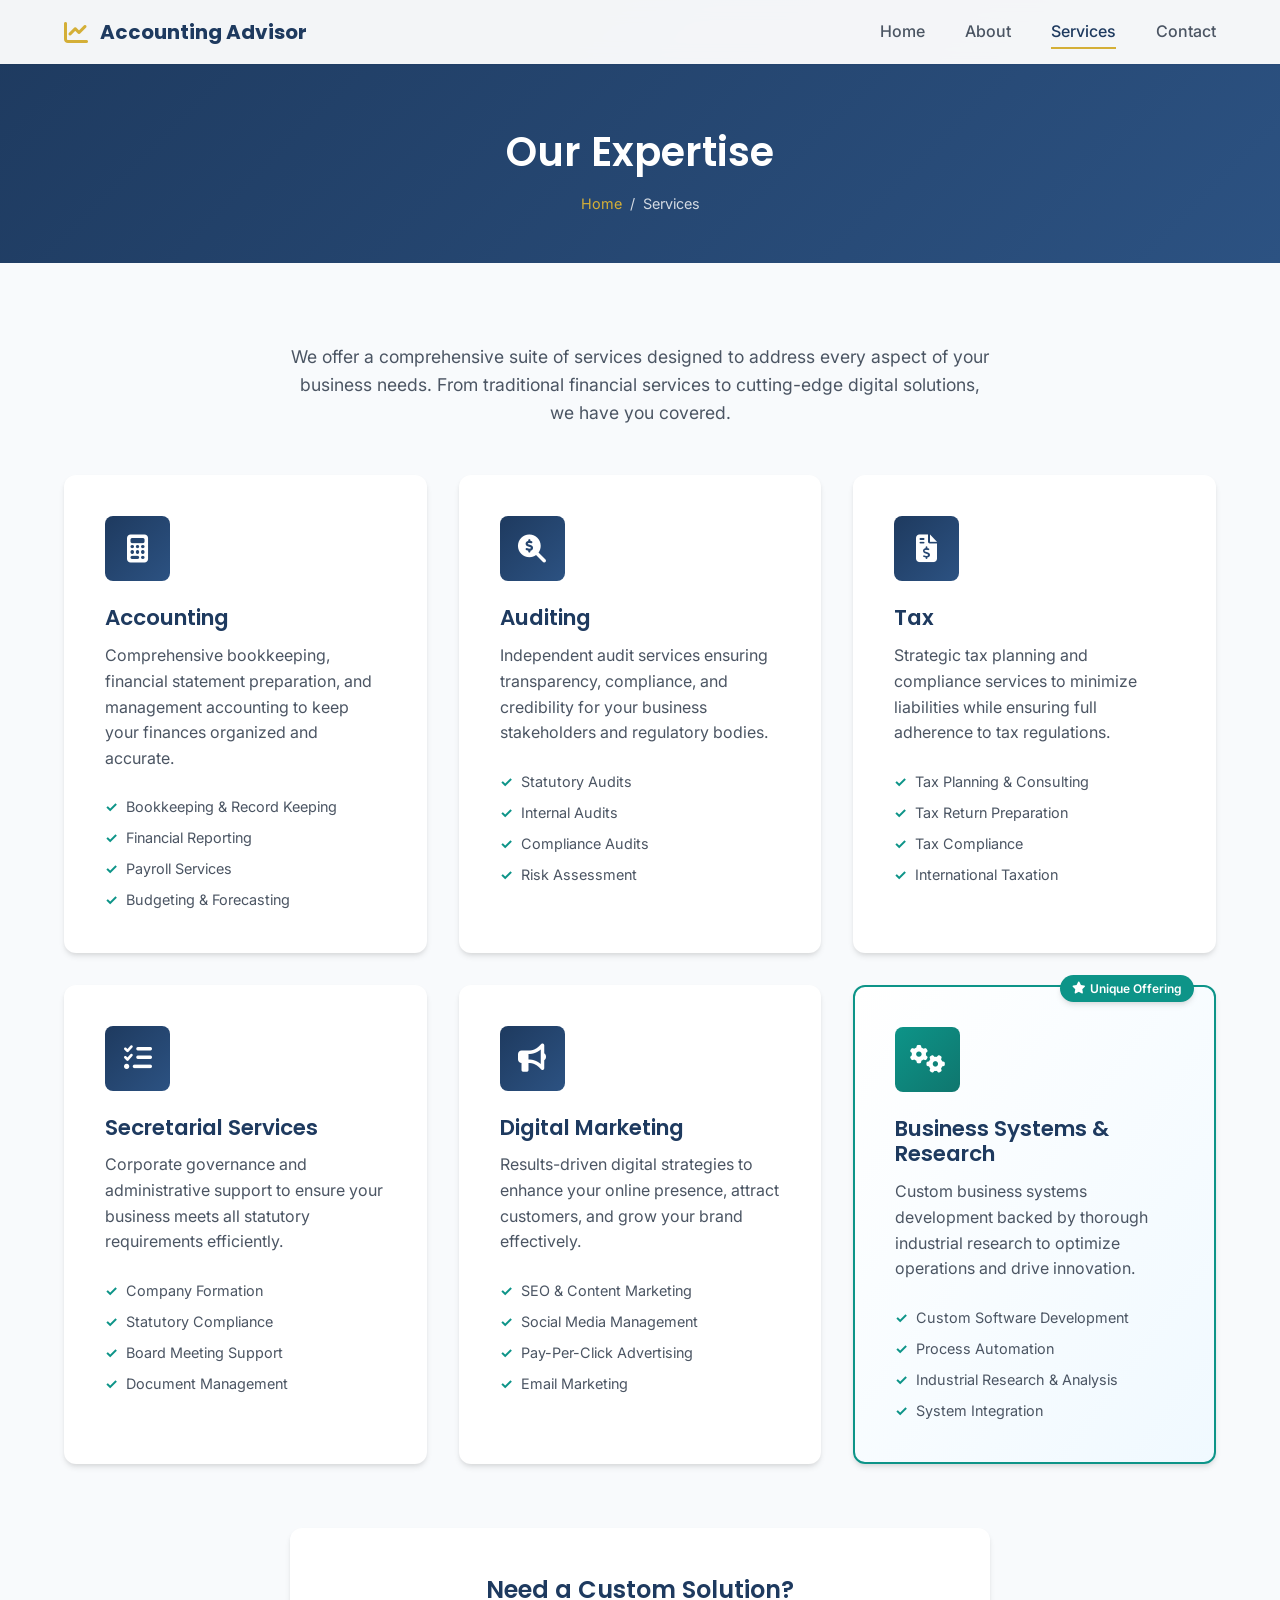
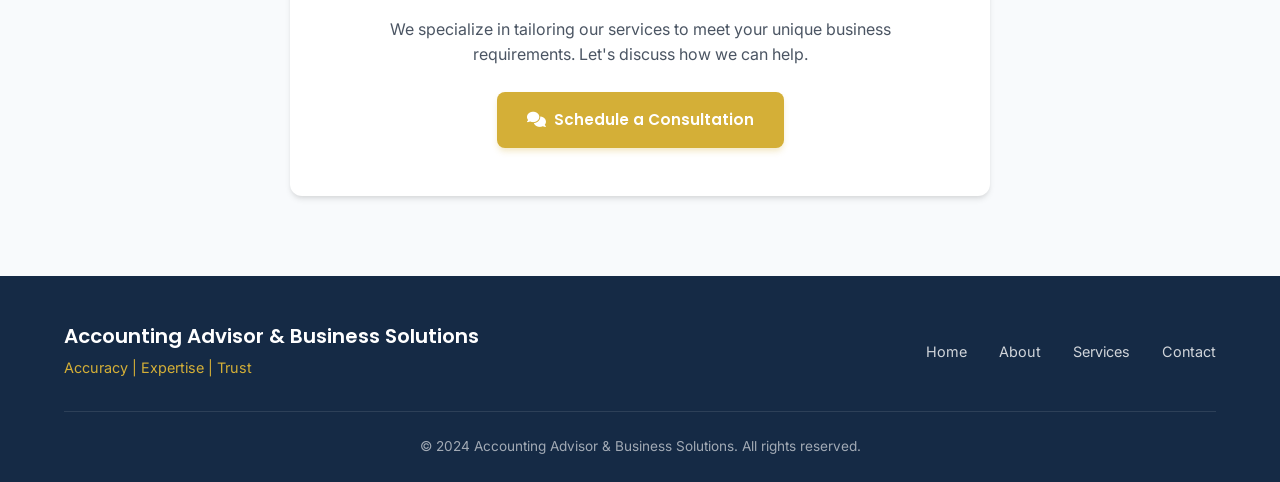
<file: service.html>
<!-- services.html - Services Page -->
<!DOCTYPE html>
<html lang="en">
<head>
    <meta charset="UTF-8">
    <meta name="viewport" content="width=device-width, initial-scale=1.0">
    <title>Our Services | Accounting Advisor & Business Solutions</title>
    <meta name="description" content="Explore our comprehensive range of services: Accounting, Auditing, Tax, Secretarial, Digital Marketing, and Business Systems Development.">
    
    <link rel="preconnect" href="https://fonts.googleapis.com">
    <link rel="preconnect" href="https://fonts.gstatic.com" crossorigin>
    <link href="https://fonts.googleapis.com/css2?family=Inter:wght@300;400;500;600;700&family=Poppins:wght@400;500;600;700&display=swap" rel="stylesheet">
    <link rel="stylesheet" href="https://cdnjs.cloudflare.com/ajax/libs/font-awesome/6.4.0/css/all.min.css">
    <link rel="stylesheet" href="style.css">
</head>
<body>
    <!-- Navigation -->
    <nav class="navbar">
        <div class="nav-container">
            <a href="index.html" class="nav-logo">
                <i class="fas fa-chart-line"></i>
                <span>Accounting Advisor</span>
            </a>
            <button class="nav-toggle" id="navToggle" aria-label="Toggle navigation">
                <span class="hamburger"></span>
            </button>
            <ul class="nav-menu" id="navMenu">
                <li><a href="index.html" class="nav-link">Home</a></li>
                <li><a href="about.html" class="nav-link">About</a></li>
                <li><a href="services.html" class="nav-link active">Services</a></li>
                <li><a href="contact.html" class="nav-link">Contact</a></li>
            </ul>
        </div>
    </nav>

    <!-- Page Header -->
    <section class="page-header">
        <div class="container">
            <h1>Our Expertise</h1>
            <nav class="breadcrumb">
                <a href="index.html">Home</a> / <span>Services</span>
            </nav>
        </div>
    </section>

    <!-- Services Grid -->
    <section class="services-section">
        <div class="container">
            <div class="section-intro">
                <p>We offer a comprehensive suite of services designed to address every aspect of your business needs. From traditional financial services to cutting-edge digital solutions, we have you covered.</p>
            </div>

            <div class="services-grid">
                <!-- Service 1: Accounting -->
                <div class="service-card">
                    <div class="service-icon">
                        <i class="fas fa-calculator"></i>
                    </div>
                    <h3>Accounting</h3>
                    <p>Comprehensive bookkeeping, financial statement preparation, and management accounting to keep your finances organized and accurate.</p>
                    <ul class="service-features">
                        <li>Bookkeeping & Record Keeping</li>
                        <li>Financial Reporting</li>
                        <li>Payroll Services</li>
                        <li>Budgeting & Forecasting</li>
                    </ul>
                </div>

                <!-- Service 2: Auditing -->
                <div class="service-card">
                    <div class="service-icon">
                        <i class="fas fa-search-dollar"></i>
                    </div>
                    <h3>Auditing</h3>
                    <p>Independent audit services ensuring transparency, compliance, and credibility for your business stakeholders and regulatory bodies.</p>
                    <ul class="service-features">
                        <li>Statutory Audits</li>
                        <li>Internal Audits</li>
                        <li>Compliance Audits</li>
                        <li>Risk Assessment</li>
                    </ul>
                </div>

                <!-- Service 3: Tax -->
                <div class="service-card">
                    <div class="service-icon">
                        <i class="fas fa-file-invoice-dollar"></i>
                    </div>
                    <h3>Tax</h3>
                    <p>Strategic tax planning and compliance services to minimize liabilities while ensuring full adherence to tax regulations.</p>
                    <ul class="service-features">
                        <li>Tax Planning & Consulting</li>
                        <li>Tax Return Preparation</li>
                        <li>Tax Compliance</li>
                        <li>International Taxation</li>
                    </ul>
                </div>

                <!-- Service 4: Secretarial Services -->
                <div class="service-card">
                    <div class="service-icon">
                        <i class="fas fa-tasks"></i>
                    </div>
                    <h3>Secretarial Services</h3>
                    <p>Corporate governance and administrative support to ensure your business meets all statutory requirements efficiently.</p>
                    <ul class="service-features">
                        <li>Company Formation</li>
                        <li>Statutory Compliance</li>
                        <li>Board Meeting Support</li>
                        <li>Document Management</li>
                    </ul>
                </div>

                <!-- Service 5: Digital Marketing -->
                <div class="service-card">
                    <div class="service-icon">
                        <i class="fas fa-bullhorn"></i>
                    </div>
                    <h3>Digital Marketing</h3>
                    <p>Results-driven digital strategies to enhance your online presence, attract customers, and grow your brand effectively.</p>
                    <ul class="service-features">
                        <li>SEO & Content Marketing</li>
                        <li>Social Media Management</li>
                        <li>Pay-Per-Click Advertising</li>
                        <li>Email Marketing</li>
                    </ul>
                </div>

                <!-- Service 6: Business Systems & Research (Featured) -->
                <div class="service-card featured-service">
                    <div class="featured-badge">
                        <i class="fas fa-star"></i> Unique Offering
                    </div>
                    <div class="service-icon">
                        <i class="fas fa-cogs"></i>
                    </div>
                    <h3>Business Systems & Research</h3>
                    <p>Custom business systems development backed by thorough industrial research to optimize operations and drive innovation.</p>
                    <ul class="service-features">
                        <li>Custom Software Development</li>
                        <li>Process Automation</li>
                        <li>Industrial Research & Analysis</li>
                        <li>System Integration</li>
                    </ul>
                </div>
            </div>

            <!-- CTA Section -->
            <div class="services-cta">
                <h2>Need a Custom Solution?</h2>
                <p>We specialize in tailoring our services to meet your unique business requirements. Let's discuss how we can help.</p>
                <a href="contact.html" class="btn btn-primary">
                    <i class="fas fa-comments"></i> Schedule a Consultation
                </a>
            </div>
        </div>
    </section>

    <!-- Footer -->
    <footer class="footer">
        <div class="container">
            <div class="footer-content">
                <div class="footer-brand">
                    <h3>Accounting Advisor & Business Solutions</h3>
                    <p>Accuracy | Expertise | Trust</p>
                </div>
                <div class="footer-links">
                    <a href="index.html">Home</a>
                    <a href="about.html">About</a>
                    <a href="services.html">Services</a>
                    <a href="contact.html">Contact</a>
                </div>
            </div>
            <div class="footer-bottom">
                <p>&copy; 2024 Accounting Advisor & Business Solutions. All rights reserved.</p>
            </div>
        </div>
    </footer>

    <script src="script.js"></script>
</body>
</html>
</file>
<file: style.css>
/* style.css - Main Stylesheet for Accounting Advisor & Business Solutions */

/* ==========================================
   CSS VARIABLES & RESET
   ========================================== */
:root {
    /* Primary Colors - Navy Blue Theme */
    --primary-color: #1e3a5f;
    --primary-dark: #152a45;
    --primary-light: #2c5282;
    
    /* Accent Colors - Gold/Teal */
    --accent-color: #d4af37;
    --accent-teal: #0d9488;
    --accent-light: #f0f9ff;
    
    /* Neutral Colors */
    --text-dark: #1f2937;
    --text-medium: #4b5563;
    --text-light: #6b7280;
    --bg-light: #f8fafc;
    --bg-white: #ffffff;
    --border-color: #e5e7eb;
    
    /* Gradients */
    --gradient-primary: linear-gradient(135deg, var(--primary-color) 0%, var(--primary-light) 100%);
    --gradient-hero: linear-gradient(135deg, #1e3a5f 0%, #0f172a 100%);
    
    /* Typography */
    --font-heading: 'Poppins', sans-serif;
    --font-body: 'Inter', sans-serif;
    
    /* Spacing */
    --section-padding: 5rem 0;
    --container-padding: 0 1.5rem;
    
    /* Shadows */
    --shadow-sm: 0 1px 2px 0 rgba(0, 0, 0, 0.05);
    --shadow-md: 0 4px 6px -1px rgba(0, 0, 0, 0.1), 0 2px 4px -1px rgba(0, 0, 0, 0.06);
    --shadow-lg: 0 10px 15px -3px rgba(0, 0, 0, 0.1), 0 4px 6px -2px rgba(0, 0, 0, 0.05);
    --shadow-xl: 0 20px 25px -5px rgba(0, 0, 0, 0.1), 0 10px 10px -5px rgba(0, 0, 0, 0.04);
    
    /* Transitions */
    --transition-fast: 0.15s ease;
    --transition-base: 0.3s ease;
    --transition-slow: 0.5s ease;
    
    /* Border Radius */
    --radius-sm: 0.375rem;
    --radius-md: 0.5rem;
    --radius-lg: 0.75rem;
    --radius-xl: 1rem;
}

/* Reset & Base Styles */
*, *::before, *::after {
    box-sizing: border-box;
    margin: 0;
    padding: 0;
}

html {
    scroll-behavior: smooth;
    font-size: 16px;
}

body {
    font-family: var(--font-body);
    line-height: 1.6;
    color: var(--text-dark);
    background-color: var(--bg-white);
    overflow-x: hidden;
}

h1, h2, h3, h4, h5, h6 {
    font-family: var(--font-heading);
    font-weight: 600;
    line-height: 1.2;
    color: var(--text-dark);
}

a {
    text-decoration: none;
    color: inherit;
    transition: color var(--transition-fast);
}

ul {
    list-style: none;
}

img {
    max-width: 100%;
    height: auto;
    display: block;
}

.container {
    max-width: 1200px;
    margin: 0 auto;
    padding: var(--container-padding);
}

/* ==========================================
   NAVIGATION
   ========================================== */
.navbar {
    position: fixed;
    top: 0;
    left: 0;
    width: 100%;
    background: rgba(255, 255, 255, 0.95);
    backdrop-filter: blur(10px);
    box-shadow: var(--shadow-sm);
    z-index: 1000;
    transition: all var(--transition-base);
}

.nav-container {
    max-width: 1200px;
    margin: 0 auto;
    padding: 1rem 1.5rem;
    display: flex;
    justify-content: space-between;
    align-items: center;
}

.nav-logo {
    display: flex;
    align-items: center;
    gap: 0.75rem;
    font-family: var(--font-heading);
    font-size: 1.25rem;
    font-weight: 700;
    color: var(--primary-color);
}

.nav-logo i {
    font-size: 1.5rem;
    color: var(--accent-color);
}

.nav-menu {
    display: flex;
    gap: 2.5rem;
    align-items: center;
}

.nav-link {
    font-weight: 500;
    color: var(--text-medium);
    position: relative;
    padding: 0.5rem 0;
    transition: color var(--transition-fast);
}

.nav-link::after {
    content: '';
    position: absolute;
    bottom: 0;
    left: 0;
    width: 0;
    height: 2px;
    background: var(--accent-color);
    transition: width var(--transition-base);
}

.nav-link:hover,
.nav-link.active {
    color: var(--primary-color);
}

.nav-link:hover::after,
.nav-link.active::after {
    width: 100%;
}

/* Mobile Navigation Toggle */
.nav-toggle {
    display: none;
    background: none;
    border: none;
    cursor: pointer;
    padding: 0.5rem;
    z-index: 1001;
}

.hamburger {
    display: block;
    width: 25px;
    height: 3px;
    background: var(--primary-color);
    position: relative;
    transition: all var(--transition-fast);
}

.hamburger::before,
.hamburger::after {
    content: '';
    position: absolute;
    width: 25px;
    height: 3px;
    background: var(--primary-color);
    transition: all var(--transition-fast);
}

.hamburger::before {
    top: -8px;
}

.hamburger::after {
    top: 8px;
}

/* Active Hamburger Animation */
.nav-toggle.active .hamburger {
    background: transparent;
}

.nav-toggle.active .hamburger::before {
    top: 0;
    transform: rotate(45deg);
}

.nav-toggle.active .hamburger::after {
    top: 0;
    transform: rotate(-45deg);
}

/* ==========================================
   HERO SECTION
   ========================================== */
.hero {
    position: relative;
    min-height: 100vh;
    display: flex;
    align-items: center;
    background: var(--gradient-hero);
    padding-top: 80px;
    overflow: hidden;
}

.hero-background {
    position: absolute;
    top: 0;
    left: 0;
    width: 100%;
    height: 100%;
    opacity: 0.1;
}

.hero-pattern {
    width: 100%;
    height: 100%;
    background-image: 
        radial-gradient(circle at 20% 50%, rgba(212, 175, 55, 0.1) 0%, transparent 50%),
        radial-gradient(circle at 80% 80%, rgba(13, 148, 136, 0.1) 0%, transparent 50%),
        radial-gradient(circle at 40% 20%, rgba(255, 255, 255, 0.05) 0%, transparent 50%);
    background-size: 100% 100%;
}

.hero-content {
    position: relative;
    z-index: 1;
    text-align: center;
    color: white;
    max-width: 900px;
    margin: 0 auto;
    padding: 2rem 0;
}

/* Profile Style Header */
.hero-profile {
    display: flex;
    flex-direction: column;
    align-items: center;
    gap: 1.5rem;
    margin-bottom: 2rem;
}

.profile-image {
    width: 120px;
    height: 120px;
    background: linear-gradient(135deg, var(--accent-color) 0%, #b8941f 100%);
    border-radius: 50%;
    display: flex;
    align-items: center;
    justify-content: center;
    box-shadow: 0 0 0 4px rgba(255, 255, 255, 0.2), var(--shadow-xl);
    font-size: 3rem;
    color: white;
}

.profile-info {
    text-align: center;
}

.business-name {
    font-size: 2rem;
    font-weight: 700;
    margin-bottom: 0.5rem;
    color: white;
    text-shadow: 0 2px 4px rgba(0, 0, 0, 0.2);
}

.profile-stats {
    display: flex;
    align-items: center;
    justify-content: center;
    gap: 1rem;
    font-size: 0.95rem;
    color: rgba(255, 255, 255, 0.9);
    margin-bottom: 0.75rem;
}

.stat-item strong {
    color: var(--accent-color);
    font-weight: 600;
}

.stat-dot {
    color: rgba(255, 255, 255, 0.5);
}

.profile-badge {
    display: inline-flex;
    align-items: center;
    gap: 0.5rem;
    background: rgba(255, 255, 255, 0.15);
    padding: 0.25rem 0.75rem;
    border-radius: 20px;
    font-size: 0.85rem;
    color: rgba(255, 255, 255, 0.95);
    backdrop-filter: blur(10px);
}

.profile-badge i {
    color: var(--accent-teal);
}

.hero-headline {
    font-size: 1.75rem;
    font-weight: 600;
    margin-bottom: 1rem;
    color: white;
    line-height: 1.3;
}

.hero-subheadline {
    font-size: 1.1rem;
    color: rgba(255, 255, 255, 0.85);
    margin-bottom: 2rem;
    max-width: 700px;
    margin-left: auto;
    margin-right: auto;
    line-height: 1.6;
}

.core-values {
    display: flex;
    align-items: center;
    justify-content: center;
    gap: 1rem;
    margin-bottom: 2.5rem;
    flex-wrap: wrap;
}

.value-tag {
    font-family: var(--font-heading);
    font-size: 1.1rem;
    font-weight: 600;
    color: var(--accent-color);
    letter-spacing: 0.05em;
}

.value-divider {
    color: rgba(255, 255, 255, 0.4);
    font-weight: 300;
}

.hero-cta {
    display: flex;
    gap: 1rem;
    justify-content: center;
    flex-wrap: wrap;
}

/* ==========================================
   BUTTONS
   ========================================== */
.btn {
    display: inline-flex;
    align-items: center;
    gap: 0.5rem;
    padding: 0.875rem 1.75rem;
    font-family: var(--font-heading);
    font-weight: 600;
    font-size: 0.95rem;
    border-radius: var(--radius-md);
    transition: all var(--transition-base);
    cursor: pointer;
    border: 2px solid transparent;
}

.btn-primary {
    background: var(--accent-color);
    color: white;
    box-shadow: 0 4px 6px -1px rgba(212, 175, 55, 0.3);
}

.btn-primary:hover {
    background: #b8941f;
    transform: translateY(-2px);
    box-shadow: 0 10px 15px -3px rgba(212, 175, 55, 0.4);
}

.btn-secondary {
    background: transparent;
    color: white;
    border-color: rgba(255, 255, 255, 0.5);
}

.btn-secondary:hover {
    background: rgba(255, 255, 255, 0.1);
    border-color: white;
    transform: translateY(-2px);
}

.btn-full {
    width: 100%;
    justify-content: center;
}

/* ==========================================
   EXPERTISE SECTION (HOME)
   ========================================== */
.expertise-section {
    padding: var(--section-padding);
    background: var(--bg-light);
}

.section-header {
    text-align: center;
    margin-bottom: 3rem;
}

.section-title {
    font-size: 2.25rem;
    color: var(--primary-color);
    margin-bottom: 0.75rem;
}

.section-subtitle {
    color: var(--text-medium);
    font-size: 1.1rem;
}

.expertise-grid {
    display: grid;
    grid-template-columns: repeat(auto-fit, minmax(300px, 1fr));
    gap: 2rem;
    max-width: 1000px;
    margin: 0 auto;
}

.expertise-card {
    background: white;
    padding: 2.5rem;
    border-radius: var(--radius-lg);
    box-shadow: var(--shadow-md);
    transition: all var(--transition-base);
    position: relative;
    overflow: hidden;
}

.expertise-card::before {
    content: '';
    position: absolute;
    top: 0;
    left: 0;
    width: 100%;
    height: 4px;
    background: var(--gradient-primary);
    transform: scaleX(0);
    transition: transform var(--transition-base);
}

.expertise-card:hover {
    transform: translateY(-5px);
    box-shadow: var(--shadow-xl);
}

.expertise-card:hover::before {
    transform: scaleX(1);
}

.expertise-card.featured {
    border: 2px solid var(--accent-teal);
    background: linear-gradient(to bottom, white 0%, var(--accent-light) 100%);
}

.expertise-card.featured::before {
    background: var(--accent-teal);
    transform: scaleX(1);
}

.card-icon {
    width: 60px;
    height: 60px;
    background: var(--gradient-primary);
    border-radius: var(--radius-md);
    display: flex;
    align-items: center;
    justify-content: center;
    margin-bottom: 1.5rem;
    font-size: 1.5rem;
    color: white;
}

.expertise-card.featured .card-icon {
    background: linear-gradient(135deg, var(--accent-teal) 0%, #0f766e 100%);
}

.card-title {
    font-size: 1.25rem;
    margin-bottom: 0.75rem;
    color: var(--primary-color);
}

.card-description {
    color: var(--text-medium);
    margin-bottom: 1.5rem;
    line-height: 1.6;
}

.card-link {
    display: inline-flex;
    align-items: center;
    gap: 0.5rem;
    color: var(--primary-light);
    font-weight: 600;
    font-size: 0.9rem;
    transition: gap var(--transition-fast);
}

.card-link:hover {
    gap: 0.75rem;
    color: var(--primary-color);
}

/* ==========================================
   TRUST SECTION
   ========================================== */
.trust-section {
    padding: 3rem 0;
    background: white;
    border-top: 1px solid var(--border-color);
    border-bottom: 1px solid var(--border-color);
}

.trust-grid {
    display: grid;
    grid-template-columns: repeat(auto-fit, minmax(200px, 1fr));
    gap: 2rem;
    text-align: center;
}

.trust-item {
    padding: 1rem;
}

.trust-item i {
    font-size: 2rem;
    color: var(--accent-color);
    margin-bottom: 0.75rem;
}

.trust-item h4 {
    font-size: 1.1rem;
    margin-bottom: 0.25rem;
    color: var(--primary-color);
}

.trust-item p {
    color: var(--text-light);
    font-size: 0.9rem;
}

/* ==========================================
   PAGE HEADER
   ========================================== */
.page-header {
    background: var(--gradient-primary);
    color: white;
    padding: 8rem 0 3rem;
    text-align: center;
}

.page-header h1 {
    font-size: 2.5rem;
    color: white;
    margin-bottom: 1rem;
}

.breadcrumb {
    display: flex;
    align-items: center;
    justify-content: center;
    gap: 0.5rem;
    font-size: 0.9rem;
    color: rgba(255, 255, 255, 0.8);
}

.breadcrumb a {
    color: var(--accent-color);
}

.breadcrumb a:hover {
    text-decoration: underline;
}

/* ==========================================
   ABOUT PAGE STYLES
   ========================================== */
.about-section {
    padding: var(--section-padding);
}

.about-grid {
    display: grid;
    grid-template-columns: 1fr 1fr;
    gap: 4rem;
    align-items: center;
    margin-bottom: 4rem;
}

.about-image {
    position: relative;
}

.image-placeholder {
    background: linear-gradient(135deg, var(--bg-light) 0%, #e2e8f0 100%);
    border-radius: var(--radius-lg);
    height: 400px;
    display: flex;
    flex-direction: column;
    align-items: center;
    justify-content: center;
    color: var(--text-light);
    border: 2px dashed var(--border-color);
}

.image-placeholder i {
    font-size: 4rem;
    margin-bottom: 1rem;
    color: var(--primary-light);
}

.about-content h2 {
    font-size: 2rem;
    color: var(--primary-color);
    margin-bottom: 1.5rem;
}

.lead-text {
    font-size: 1.2rem;
    color: var(--text-medium);
    margin-bottom: 1.5rem;
    line-height: 1.6;
}

.about-content p {
    margin-bottom: 1rem;
    color: var(--text-medium);
    line-height: 1.7;
}

.values-box {
    background: var(--bg-light);
    padding: 2rem;
    border-radius: var(--radius-lg);
    margin-top: 2rem;
    border-left: 4px solid var(--accent-color);
}

.values-box h3 {
    margin-bottom: 1.5rem;
    color: var(--primary-color);
}

.values-list {
    display: flex;
    flex-direction: column;
    gap: 1.25rem;
}

.value-item {
    display: flex;
    gap: 1rem;
    align-items: flex-start;
}

.value-item i {
    font-size: 1.25rem;
    color: var(--accent-teal);
    margin-top: 0.25rem;
}

.value-item h4 {
    font-size: 1.1rem;
    margin-bottom: 0.25rem;
    color: var(--text-dark);
}

.value-item p {
    font-size: 0.9rem;
    margin: 0;
}

/* Stats Section */
.stats-section {
    display: grid;
    grid-template-columns: repeat(auto-fit, minmax(200px, 1fr));
    gap: 2rem;
    margin-bottom: 4rem;
}

.stat-card {
    background: white;
    padding: 2rem;
    text-align: center;
    border-radius: var(--radius-lg);
    box-shadow: var(--shadow-md);
    transition: transform var(--transition-base);
}

.stat-card:hover {
    transform: translateY(-5px);
}

.stat-card i {
    font-size: 2.5rem;
    color: var(--accent-color);
    margin-bottom: 1rem;
}

.stat-card h3 {
    font-size: 2.5rem;
    color: var(--primary-color);
    margin-bottom: 0.5rem;
}

.stat-card p {
    color: var(--text-medium);
    font-weight: 500;
}

/* Mission & Vision */
.mission-vision {
    display: grid;
    grid-template-columns: repeat(auto-fit, minmax(300px, 1fr));
    gap: 2rem;
}

.mv-card {
    background: white;
    padding: 2.5rem;
    border-radius: var(--radius-lg);
    box-shadow: var(--shadow-md);
    text-align: center;
    border-top: 4px solid var(--primary-color);
}

.mv-icon {
    width: 70px;
    height: 70px;
    background: var(--bg-light);
    border-radius: 50%;
    display: flex;
    align-items: center;
    justify-content: center;
    margin: 0 auto 1.5rem;
    font-size: 1.75rem;
    color: var(--primary-color);
}

.mv-card h3 {
    margin-bottom: 1rem;
    color: var(--primary-color);
}

.mv-card p {
    color: var(--text-medium);
    line-height: 1.6;
}

/* ==========================================
   SERVICES PAGE STYLES
   ========================================== */
.services-section {
    padding: var(--section-padding);
    background: var(--bg-light);
}

.section-intro {
    text-align: center;
    max-width: 700px;
    margin: 0 auto 3rem;
    color: var(--text-medium);
    font-size: 1.1rem;
}

.services-grid {
    display: grid;
    grid-template-columns: repeat(auto-fit, minmax(350px, 1fr));
    gap: 2rem;
    margin-bottom: 4rem;
}

.service-card {
    background: white;
    padding: 2.5rem;
    border-radius: var(--radius-lg);
    box-shadow: var(--shadow-md);
    transition: all var(--transition-base);
    position: relative;
    border: 1px solid transparent;
}

.service-card:hover {
    transform: translateY(-5px);
    box-shadow: var(--shadow-xl);
    border-color: var(--border-color);
}

.featured-service {
    border: 2px solid var(--accent-teal);
    background: linear-gradient(to bottom right, white 0%, var(--accent-light) 100%);
}

.featured-badge {
    position: absolute;
    top: -12px;
    right: 20px;
    background: var(--accent-teal);
    color: white;
    padding: 0.25rem 0.75rem;
    border-radius: 20px;
    font-size: 0.75rem;
    font-weight: 600;
    display: flex;
    align-items: center;
    gap: 0.25rem;
    box-shadow: var(--shadow-md);
}

.service-icon {
    width: 65px;
    height: 65px;
    background: var(--gradient-primary);
    border-radius: var(--radius-md);
    display: flex;
    align-items: center;
    justify-content: center;
    margin-bottom: 1.5rem;
    font-size: 1.75rem;
    color: white;
}

.featured-service .service-icon {
    background: linear-gradient(135deg, var(--accent-teal) 0%, #0f766e 100%);
}

.service-card h3 {
    font-size: 1.35rem;
    margin-bottom: 0.75rem;
    color: var(--primary-color);
}

.service-card > p {
    color: var(--text-medium);
    margin-bottom: 1.5rem;
    line-height: 1.6;
}

.service-features {
    display: flex;
    flex-direction: column;
    gap: 0.5rem;
}

.service-features li {
    display: flex;
    align-items: center;
    gap: 0.5rem;
    color: var(--text-medium);
    font-size: 0.9rem;
}

.service-features li::before {
    content: '✓';
    color: var(--accent-teal);
    font-weight: bold;
}

/* Services CTA */
.services-cta {
    background: white;
    padding: 3rem;
    border-radius: var(--radius-lg);
    text-align: center;
    box-shadow: var(--shadow-md);
    max-width: 700px;
    margin: 0 auto;
}

.services-cta h2 {
    color: var(--primary-color);
    margin-bottom: 0.75rem;
}

.services-cta p {
    color: var(--text-medium);
    margin-bottom: 1.5rem;
}

/* ==========================================
   CONTACT PAGE STYLES
   ========================================== */
.contact-section {
    padding: var(--section-padding);
    background: var(--bg-light);
}

.contact-grid {
    display: grid;
    grid-template-columns: 1.2fr 1fr;
    gap: 3rem;
    margin-bottom: 3rem;
}

.contact-form-wrapper {
    background: white;
    padding: 2.5rem;
    border-radius: var(--radius-lg);
    box-shadow: var(--shadow-md);
}

.contact-form-wrapper h2 {
    color: var(--primary-color);
    margin-bottom: 0.5rem;
}

.contact-form-wrapper > p {
    color: var(--text-medium);
    margin-bottom: 2rem;
}

.form-group {
    margin-bottom: 1.5rem;
}

.form-row {
    display: grid;
    grid-template-columns: 1fr 1fr;
    gap: 1rem;
}

label {
    display: flex;
    align-items: center;
    gap: 0.5rem;
    font-weight: 600;
    color: var(--text-dark);
    margin-bottom: 0.5rem;
    font-size: 0.9rem;
}

label i {
    color: var(--primary-light);
    font-size: 0.875rem;
}

input,
select,
textarea {
    width: 100%;
    padding: 0.75rem 1rem;
    border: 1px solid var(--border-color);
    border-radius: var(--radius-md);
    font-family: var(--font-body);
    font-size: 0.95rem;
    transition: all var(--transition-fast);
    background: white;
}

input:focus,
select:focus,
textarea:focus {
    outline: none;
    border-color: var(--primary-light);
    box-shadow: 0 0 0 3px rgba(30, 58, 95, 0.1);
}

textarea {
    resize: vertical;
    min-height: 120px;
}

/* Contact Info Sidebar */
.contact-info-wrapper {
    display: flex;
    flex-direction: column;
    gap: 1.5rem;
}

.info-card,
.cta-card,
.social-card {
    background: white;
    padding: 2rem;
    border-radius: var(--radius-lg);
    box-shadow: var(--shadow-md);
}

.info-card h3 {
    color: var(--primary-color);
    margin-bottom: 1.5rem;
    font-size: 1.25rem;
}

.info-item {
    display: flex;
    gap: 1rem;
    margin-bottom: 1.5rem;
}

.info-item:last-child {
    margin-bottom: 0;
}

.info-icon {
    width: 45px;
    height: 45px;
    background: var(--bg-light);
    border-radius: var(--radius-md);
    display: flex;
    align-items: center;
    justify-content: center;
    color: var(--primary-color);
    font-size: 1.1rem;
    flex-shrink: 0;
}

.info-content h4 {
    font-size: 0.95rem;
    color: var(--text-dark);
    margin-bottom: 0.25rem;
}

.info-content p {
    color: var(--text-medium);
    font-size: 0.9rem;
    line-height: 1.5;
}

/* CTA Card */
.cta-card {
    background: var(--gradient-primary);
    color: white;
    text-align: center;
}

.cta-icon {
    width: 60px;
    height: 60px;
    background: rgba(255, 255, 255, 0.2);
    border-radius: 50%;
    display: flex;
    align-items: center;
    justify-content: center;
    margin: 0 auto 1rem;
    font-size: 1.5rem;
}

.cta-card h3 {
    color: white;
    margin-bottom: 0.75rem;
}

.cta-card p {
    color: rgba(255, 255, 255, 0.9);
    font-size: 0.9rem;
    margin-bottom: 1.5rem;
    line-height: 1.6;
}

.cta-card .btn-secondary {
    border-color: rgba(255, 255, 255, 0.5);
    color: white;
}

.cta-card .btn-secondary:hover {
    background: rgba(255, 255, 255, 0.2);
}

/* Social Card */
.social-card h4 {
    color: var(--primary-color);
    margin-bottom: 1rem;
    text-align: center;
}

.social-links {
    display: flex;
    justify-content: center;
    gap: 1rem;
}

.social-link {
    width: 40px;
    height: 40px;
    background: var(--bg-light);
    border-radius: 50%;
    display: flex;
    align-items: center;
    justify-content: center;
    color: var(--primary-color);
    transition: all var(--transition-base);
}

.social-link:hover {
    background: var(--primary-color);
    color: white;
    transform: translateY(-3px);
}

/* Map Section */
.map-section {
    margin-top: 2rem;
}

.map-placeholder {
    background: linear-gradient(135deg, #e2e8f0 0%, #cbd5e1 100%);
    height: 300px;
    border-radius: var(--radius-lg);
    display: flex;
    flex-direction: column;
    align-items: center;
    justify-content: center;
    color: var(--text-medium);
    border: 2px dashed var(--border-color);
}

.map-placeholder i {
    font-size: 3rem;
    margin-bottom: 1rem;
    color: var(--primary-light);
}

.map-placeholder p {
    font-weight: 600;
    margin-bottom: 0.25rem;
}

.map-placeholder span {
    font-size: 0.9rem;
    color: var(--text-light);
}

/* Notification */
.notification {
    position: fixed;
    bottom: 2rem;
    right: 2rem;
    background: var(--primary-color);
    color: white;
    padding: 1rem 1.5rem;
    border-radius: var(--radius-md);
    box-shadow: var(--shadow-lg);
    transform: translateX(400px);
    transition: transform var(--transition-base);
    z-index: 2000;
    font-weight: 500;
}

.notification.show {
    transform: translateX(0);
}

/* ==========================================
   FOOTER
   ========================================== */
.footer {
    background: var(--primary-dark);
    color: white;
    padding: 3rem 0 1.5rem;
}

.footer-content {
    display: flex;
    justify-content: space-between;
    align-items: center;
    padding-bottom: 2rem;
    border-bottom: 1px solid rgba(255, 255, 255, 0.1);
    margin-bottom: 1.5rem;
    flex-wrap: wrap;
    gap: 1.5rem;
}

.footer-brand h3 {
    color: white;
    font-size: 1.25rem;
    margin-bottom: 0.5rem;
}

.footer-brand p {
    color: var(--accent-color);
    font-size: 0.9rem;
}

.footer-links {
    display: flex;
    gap: 2rem;
}

.footer-links a {
    color: rgba(255, 255, 255, 0.8);
    font-size: 0.9rem;
    transition: color var(--transition-fast);
}

.footer-links a:hover {
    color: var(--accent-color);
}

.footer-bottom {
    text-align: center;
    color: rgba(255, 255, 255, 0.6);
    font-size: 0.85rem;
}

/* ==========================================
   RESPONSIVE DESIGN
   ========================================== */
@media (max-width: 968px) {
    .about-grid {
        grid-template-columns: 1fr;
        gap: 2rem;
    }
    
    .contact-grid {
        grid-template-columns: 1fr;
    }
    
    .expertise-grid {
        grid-template-columns: 1fr;
        max-width: 500px;
    }
}

@media (max-width: 768px) {
    .nav-toggle {
        display: block;
    }
    
    .nav-menu {
        position: fixed;
        top: 70px;
        left: -100%;
        width: 100%;
        height: calc(100vh - 70px);
        background: white;
        flex-direction: column;
        padding: 2rem;
        gap: 1.5rem;
        transition: left var(--transition-base);
        box-shadow: var(--shadow-lg);
    }
    
    .nav-menu.active {
        left: 0;
    }
    
    .hero-headline {
        font-size: 1.5rem;
    }
    
    .hero-subheadline {
        font-size: 1rem;
    }
    
    .business-name {
        font-size: 1.5rem;
    }
    
    .section-title {
        font-size: 1.75rem;
    }
    
    .services-grid {
        grid-template-columns: 1fr;
    }
    
    .form-row {
        grid-template-columns: 1fr;
    }
    
    .stats-section {
        grid-template-columns: repeat(2, 1fr);
    }
    
    .trust-grid {
        grid-template-columns: repeat(2, 1fr);
    }
    
    .footer-content {
        flex-direction: column;
        text-align: center;
    }
    
    .footer-links {
        flex-wrap: wrap;
        justify-content: center;
    }
}

@media (max-width: 480px) {
    .hero-profile {
        gap: 1rem;
    }
    
    .profile-image {
        width: 100px;
        height: 100px;
        font-size: 2.5rem;
    }
    
    .profile-stats {
        flex-direction: column;
        gap: 0.5rem;
    }
    
    .stat-dot {
        display: none;
    }
    
    .core-values {
        flex-direction: column;
        gap: 0.5rem;
    }
    
    .value-divider {
        display: none;
    }
    
    .hero-cta {
        flex-direction: column;
        width: 100%;
        padding: 0 1rem;
    }
    
    .btn {
        width: 100%;
        justify-content: center;
    }
    
    .expertise-card,
    .service-card,
    .contact-form-wrapper,
    .info-card,
    .cta-card {
        padding: 1.5rem;
    }
    
    .stats-section {
        grid-template-columns: 1fr;
    }
}

/* Utility Classes */
.text-center {
    text-align: center;
}

.mt-1 { margin-top: 0.5rem; }
.mt-2 { margin-top: 1rem; }
.mt-3 { margin-top: 1.5rem; }
.mt-4 { margin-top: 2rem; }

.mb-1 { margin-bottom: 0.5rem; }
.mb-2 { margin-bottom: 1rem; }
.mb-3 { margin-bottom: 1.5rem; }
.mb-4 { margin-bottom: 2rem; }
</file>
